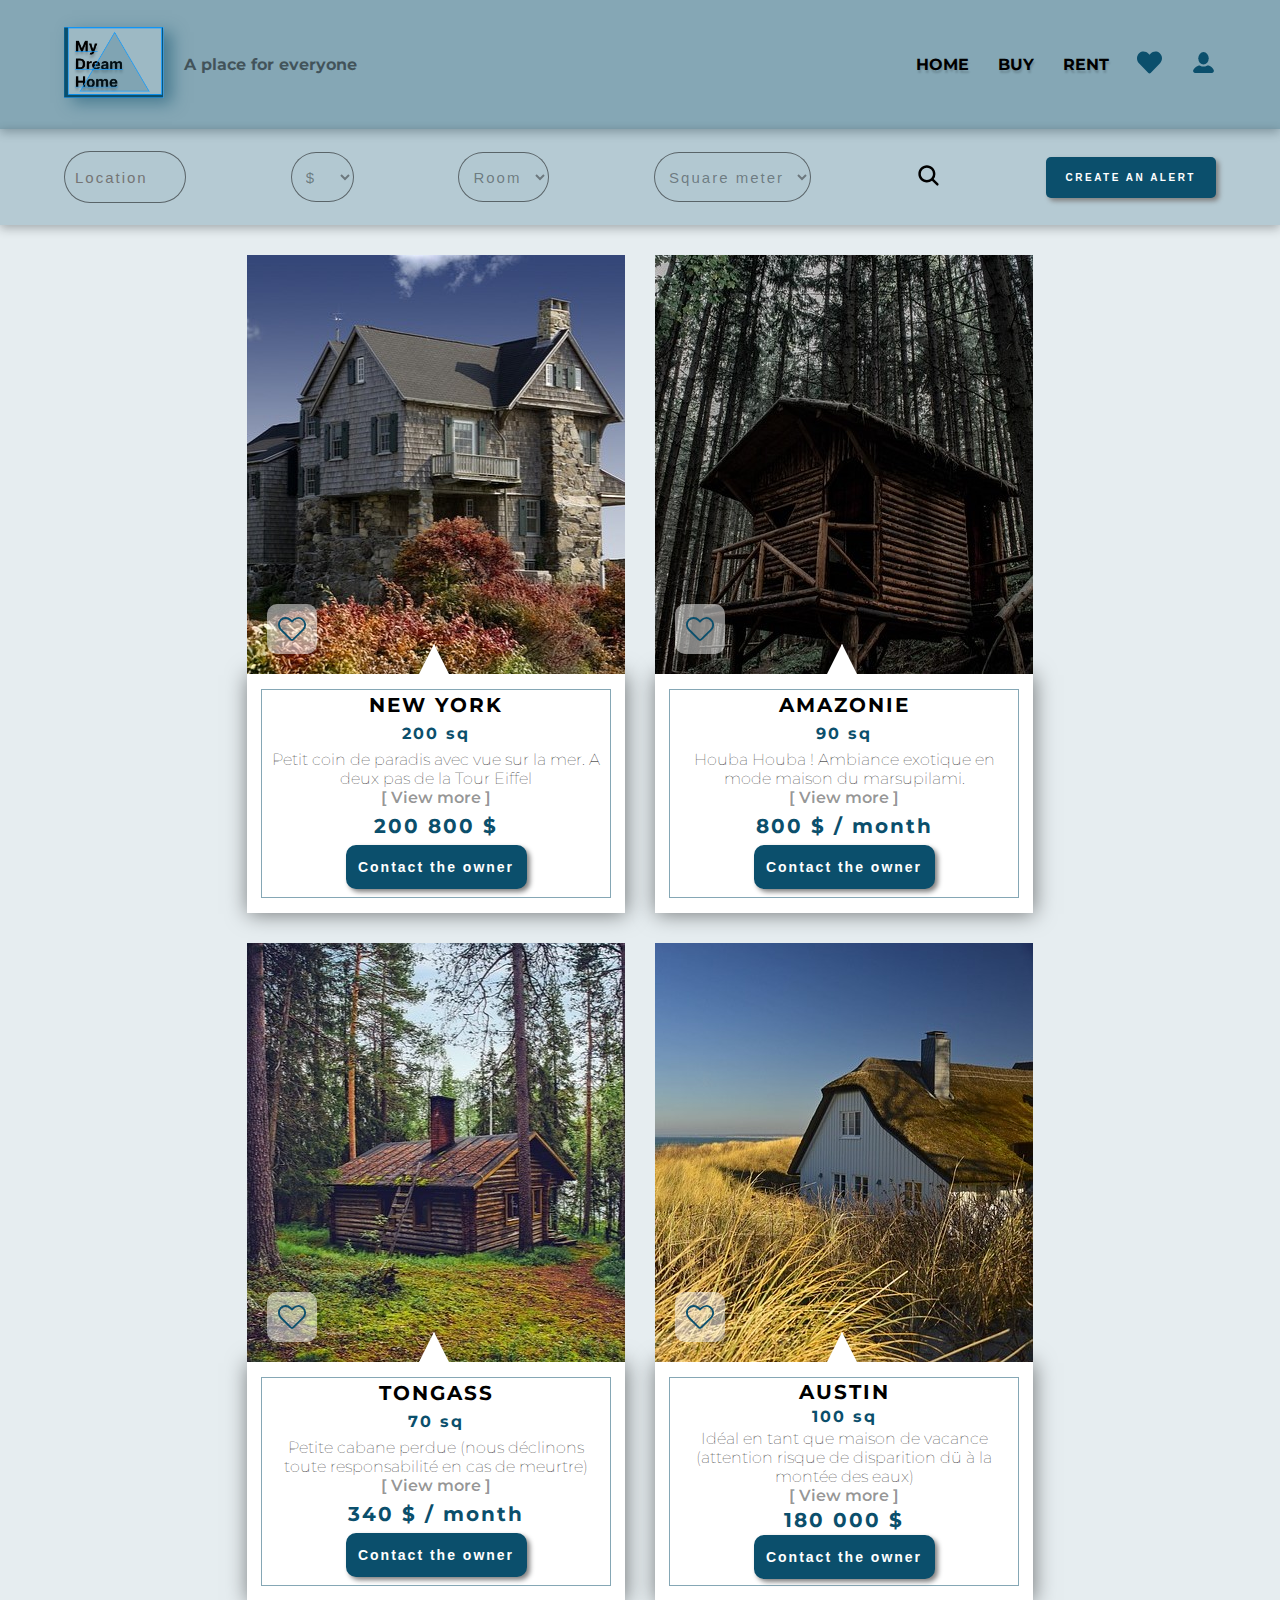
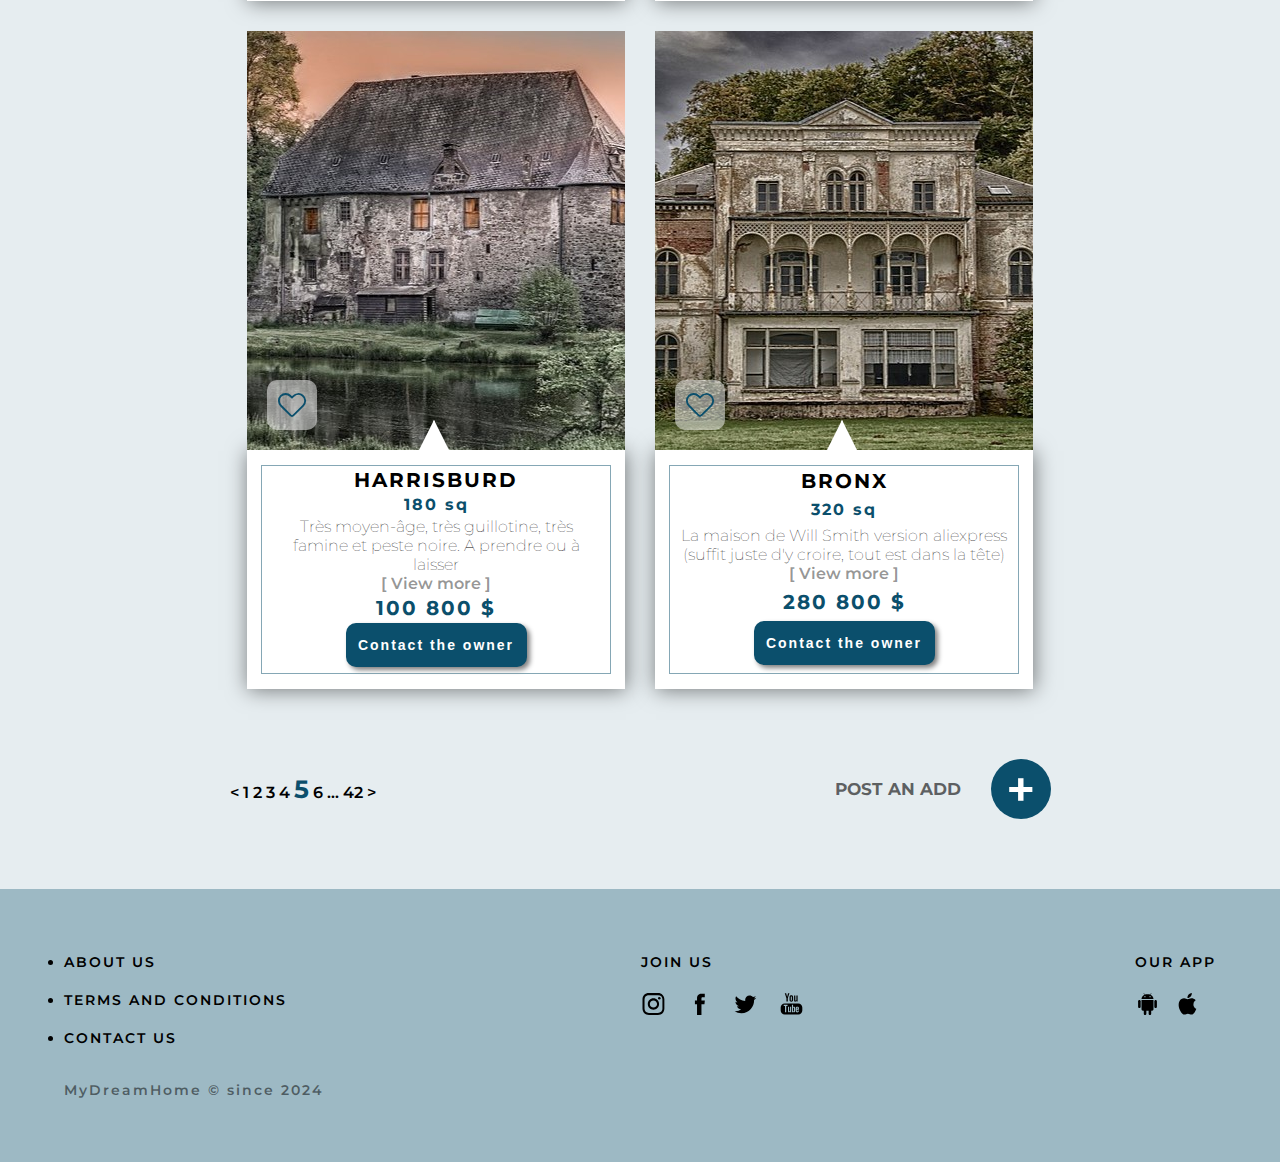
<file: index.html>
<!DOCTYPE html>
<html lang="en">

<head>
    <meta charset="UTF-8">
    <meta name="viewport" content="width=device-width, initial-scale=1.0">
    <title>MyDreaHome</title>
    <link rel="stylesheet" href="style.css">
    <link rel="stylesheet" href="style-tablet.css">
    <link rel="stylesheet" href="style-mobile.css">

    <link rel="preconnect" href="https://fonts.googleapis.com">
    <link rel="preconnect" href="https://fonts.gstatic.com" crossorigin>
    <link href="https://fonts.googleapis.com/css2?family=Montserrat:wght@400;500;600;700&display=swap" rel="stylesheet">
</head>

<body>
    <header class="header">



        <div class="navbar">
            <div class="container nav-container">
                <input class="checkbox" type="checkbox" name="" id="" />

                <div class="hamburger-lines">
                    <span class="line line1"></span>
                    <span class="line line2"></span>
                    <span class="line line3"></span>
                </div>

                <div class="logo">
                    <img src="img/logobis.png" alt="">
                </div>

                <div class="menu-items">
                    <li><a href="#">HOME</a></li>
                    
                    <li><a href="#">BUY</a></li>

                    <li><a href="#">RENT</a></li>

                    <li><a class="a" href="#">FAVORITES <img src="icons/8542029_heart_love_like_icon.svg" alt=""></a> </li>

                    <li><a class="a" href="#">MY ACCOUNT <img
                    src="icons/1564534_customer_man_user_account_profile_icon.svg" alt=""></a></li>

                </div>
            </div>
        </div>


        <div class="header-content">
            <div class="logo"><a href="index.html"><img src="img/logobis.png" alt=""></a> <span>A place for
                    everyone</span> </div>
            <div class="menu">
                <article class="black"><a href="">HOME</a></article>
                <article class="black"><a href="">BUY</a></article>
                <article class="black"><a href="">RENT</a></article>

                <article>
                    <a href="" class="none">
                        <img class="icon1" src="icons/8542029_heart_love_like_icon.svg" alt="">
                        <p>Saved</p>
                    </a>
                </article>

                <article>
                    <a href="" class="none">
                        <img class="icon2" src="icons/1564534_customer_man_user_account_profile_icon.svg" alt="">
                        <p>Account</p>
                    </a>
                </article>
            </div>

        </div>
    </header>
    <header class="header2">

        <div class="header2-content">

            <form action=""><input type="text" placeholder="Location"> </form>


            <select name="55" id="">
                <option value="">$</option>
                <option value="">1$ </option>
                <option value="">2$ </option>
                <option value="">3$ </option>
                <option value="">4$ </option>
                <option value="">5$ </option>
                <option value="">6$ </option>
            </select>

            <select name="55" id="">

                <option value="">Room</option>
                <option value="">1 </option>
                <option value="">2 </option>
                <option value="">3 </option>
                <option value="">4 </option>
                <option value="">5 </option>
                <option value="">6 </option>
            </select>

            <select name="55" id="">

                <option value="">Square meter</option>
                <option value="">50 </option>
                <option value="">80 </option>
                <option value="">100 </option>
                <option value="">140 </option>
                <option value="">180 </option>
                <option value="">200 </option>

            </select>

            <button class="make">RESEARCH <img src="icons/430115_configuration_settings_icon.svg" alt=""></button>

            <a class="search" href="https://www.jeuxclic.com/jeux.php?id=10084074" target="_blank"><img
                    src="icons/9035096_search_icon.svg" alt=""></a>

            <button class="alert">CREATE AN ALERT</button>

        </div>

    </header>

    <nav>
        <section>
            <div class="grid">
                <div class="left first">
                    <div class="triangle"></div>


                    <button class="favorite">
                        <img class="heart" src="icons/heart_icon.svg" alt="">
                    </button>

                    <!-- POPUP -->

                    <div id="popup1" class="overlay">
                        <div class="popup">
                            <h2>YO !</h2>
                            <a class="close" href="#">&times;</a>
                            <div class="content">
                               NOTHING TO SELL

                              

                            </div>
                        </div>
                    </div>
                </div>

                <!-- FIN POPUP -->

                <div class="right">
                    <div class="border">
                        <div class="city">NEW YORK</div>
                        <div class="sq">200 sq</div>
                        <p>Petit coin de paradis avec vue sur la mer. A deux pas de la Tour Eiffel<br>
                            <a href="#popup1"> [ View more ]</a>

                        </p>
                        <div class="price">200 800 $</div>
                        <button>Contact <span>the owner</span></button>
                    </div>
                </div>
            </div>

            <div class="grid">
                <div class="left second">
                    <div class="triangle"></div>
                    <button class="favorite">
                        <img class="heart" src="icons/heart_icon.svg" alt="">
                    </button>
                </div>
                <div class="right">
                    <div class="border">
                        <div class="city">AMAZONIE</div>
                        <div class="sq">90 sq</div>
                        <p>Houba Houba ! Ambiance exotique en mode maison du marsupilami. <br>
                            <a href="#popup1"> [ View more ]</a>
                        </p>
                        <div class="price">800 $ / month</div>
                        <button>Contact <span>the owner</button>
                    </div>
                </div>
            </div>

            <div class="grid">
                <div class="left third">
                    <div class="triangle"></div>
                    <button class="favorite">
                        <img class="heart" src="icons/heart_icon.svg" alt="">
                    </button>
                    <!-- <div class="img"></div>
                    </div> -->
                </div>
                <div class="right">
                    <div class="border">
                        <div class="city">TONGASS</div>
                        <div class="sq">70 sq</div>
                        <p>Petite cabane perdue (nous déclinons toute responsabilité en cas de meurtre) <br>
                            <a href="#popup1"> [ View more ]</a>
                        </p>
                        <div class="price">340 $ / month</div>
                        <button>Contact <span>the owner</button>
                    </div>
                </div>
            </div>

            <div class="grid">
                <div class="left fourth">
                    <div class="triangle"></div>
                    <button class="favorite">
                        <img class="heart" src="icons/heart_icon.svg" alt="">
                    </button>
                    <!-- <div class="img"></div>
                    </div> -->
                </div>
                <div class="right">
                    <div class="border">
                        <div class="city">AUSTIN</div>
                        <div class="sq">100 sq</div>
                        <p>Idéal en tant que maison de vacance (attention risque de disparition dü à la montée des eaux)
                            <br>
                            <a href="#popup1"> [ View more ]</a>
                        </p>
                        <div class="price">180 000 $</div>
                        <button>Contact <span>the owner</button>
                    </div>
                </div>
            </div>

            <div class="grid">
                <div class="left fifth">
                    <div class="triangle"></div>
                    <button class="favorite">
                        <img class="heart" src="icons/heart_icon.svg" alt="">
                    </button>
                    <!-- <div class="img"></div>
                    </div> -->
                </div>
                <div class="right">
                    <div class="border">
                        <div class="city">HARRISBURD</div>
                        <div class="sq">180 sq</div>
                        <p>Très moyen-âge, très guillotine, très famine et peste noire. A prendre ou à laisser<br>
                            <a href="#popup1"> [ View more ]</a>
                        </p>
                        <div class="price">100 800 $</div>
                        <button>Contact <span>the owner</button>
                    </div>
                </div>
            </div>

            <div class="grid">
                <div class="left sixth">
                    <div class="triangle"></div>


                    <button class="favorite">
                        <img class="heart" 
                        src="icons/heart_icon.svg" alt="">
                    </button>


                </div>
                <div class="right">
                    <div class="border">
                        <div class="city">BRONX</div>
                        <div class="sq">320 sq</div>
                        <p>La maison de Will Smith version aliexpress (suffit juste d'y croire, tout est dans la tête)
                            <br>
                            <a href="#popup1"> [ View more ]</a>
                        </p>
                        <div class="price">280 800 $</div>
                        <button>Contact <span>the owner</button>
                    </div>
                </div>
            </div>
        </section>

        <div class="bottom-page">

            <div class="pages">
                < 1 2 3 4 <span>5</span> 6 ... 42 >
            </div>
            <a class="post" href="">POST AN ADD
                <article>+</article></a>

        </div>
    </nav>

    <footer>
        <div class="footer-content">
            <div class="section">
                <ul>
                    <li><a href="About_Us.html" target="_blank">ABOUT US</a></li>
                    <li><a href="Terms_and_conditions.html" target="_blank">TERMS AND CONDITIONS</a></li>
                    <li><a href="Contat_us.html" target="_blank">CONTACT US</a></li>
                </ul>
                <span>MyDreamHome © since 2024</span>
            </div>
            <div>JOIN US
                <div class="rs">
                    <a href="https://www.instagram.com/"><img src="icons/1161953_instagram_icon.svg" alt=""
                            target="_blank">
                    </a>
                    <a href="https://facebook.com/?locale=fr_FR"><img src="icons/104498_facebook_icon.svg" alt=""
                            target="_blank"></a>

                    <a href="https://twitter.com/?lang=fr"><img src="icons/104501_twitter_bird_icon.svg" alt=""
                            target="_blank"></a>

                    <a href="https://www.youtube.com/"><img src="icons/104482_youtube_icon.svg" alt=""
                            target="_blank"></a>
                </div>
            </div>
            <div class="app">OUR APP
                <div class="download">

                    <a href="https://play.google.com" target="_blank"><span>Android</span><img
                            src="icons/104471_android_icon.svg" alt=""></a>

                    <a href="https://www.apple.com/fr/store" target="_blank"><span class="ios">IOS</span><img
                            src="icons/104490_apple_icon.svg" alt=""></a>

                </div>
            </div>
        </div>
    </footer>

</body>

</html>
</file>
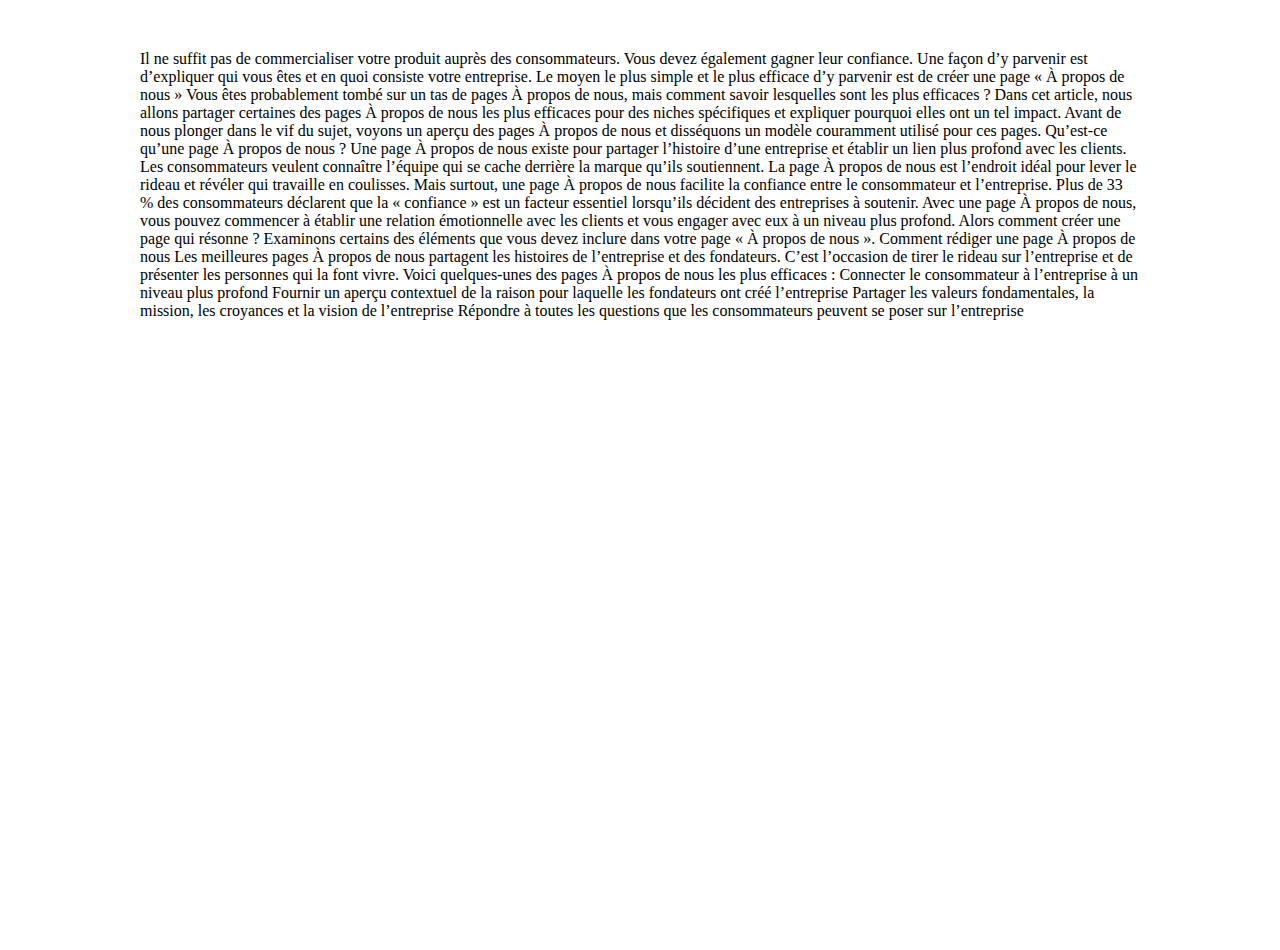
<file: About_Us.html>
<!DOCTYPE html>
<html lang="en">
<head>
    <meta charset="UTF-8">
    <meta name="viewport" content="width=device-width, initial-scale=1.0">
    <title>About Us</title>
    <link rel="stylesheet" href="style_anex.css">
</head>
<body>

    <p>
    Il ne suffit pas de commercialiser votre produit auprès des consommateurs. Vous devez également gagner leur confiance.

    Une façon d’y parvenir est d’expliquer qui vous êtes et en quoi consiste votre entreprise. Le moyen le plus simple et le plus efficace d’y parvenir est de créer une page « À propos de nous »
    
    Vous êtes probablement tombé sur un tas de pages À propos de nous, mais comment savoir lesquelles sont les plus efficaces ?
    
    Dans cet article, nous allons partager certaines des pages À propos de nous les plus efficaces pour des niches spécifiques et expliquer pourquoi elles ont un tel impact.
    
    Avant de nous plonger dans le vif du sujet, voyons un aperçu des pages À propos de nous et disséquons un modèle couramment utilisé pour ces pages.
    
    Qu’est-ce qu’une page À propos de nous ?
    Une page À propos de nous existe pour partager l’histoire d’une entreprise et établir un lien plus profond avec les clients.
    
    Les consommateurs veulent connaître l’équipe qui se cache derrière la marque qu’ils soutiennent. La page À propos de nous est l’endroit idéal pour lever le rideau et révéler qui travaille en coulisses.
    
    Mais surtout, une page À propos de nous facilite la confiance entre le consommateur et l’entreprise.
    
    Plus de 33 % des consommateurs déclarent que la « confiance » est un facteur essentiel lorsqu’ils décident des entreprises à soutenir.
    
    Avec une page À propos de nous, vous pouvez commencer à établir une relation émotionnelle avec les clients et vous engager avec eux à un niveau plus profond.
    
    Alors comment créer une page qui résonne ? Examinons certains des éléments que vous devez inclure dans votre page « À propos de nous ».
    
    Comment rédiger une page À propos de nous
    Les meilleures pages À propos de nous partagent les histoires de l’entreprise et des fondateurs. C’est l’occasion de tirer le rideau sur l’entreprise et de présenter les personnes qui la font vivre.
    
    Voici quelques-unes des pages À propos de nous les plus efficaces :
    
    Connecter le consommateur à l’entreprise à un niveau plus profond
    Fournir un aperçu contextuel de la raison pour laquelle les fondateurs ont créé l’entreprise
    Partager les valeurs fondamentales, la mission, les croyances et la vision de l’entreprise
    Répondre à toutes les questions que les consommateurs peuvent se poser sur l’entreprise</p>
</body>
</html>
</file>
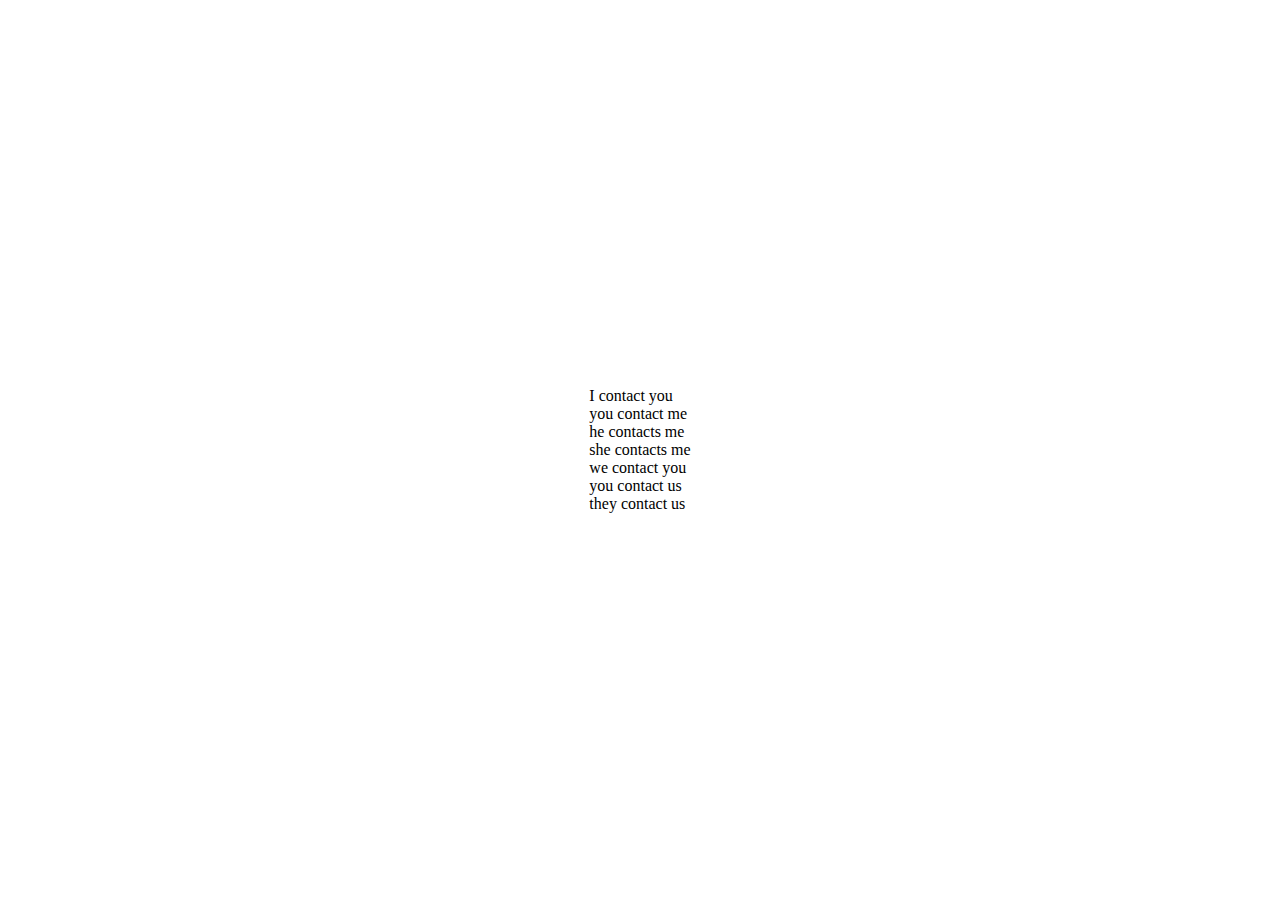
<file: Contat_us.html>
<!DOCTYPE html>
<html lang="en">
<head>
    <meta charset="UTF-8">
    <meta name="viewport" content="width=device-width, initial-scale=1.0">
    <title>Contact Us</title>
    <link rel="stylesheet" href="style_anex.css">
</head>
<body>
I contact you <br>
you contact me <br>
he contacts me <br>
she contacts me <br>
we contact you <br>
you contact us <br>
they contact us 
</body>
</html>
</file>
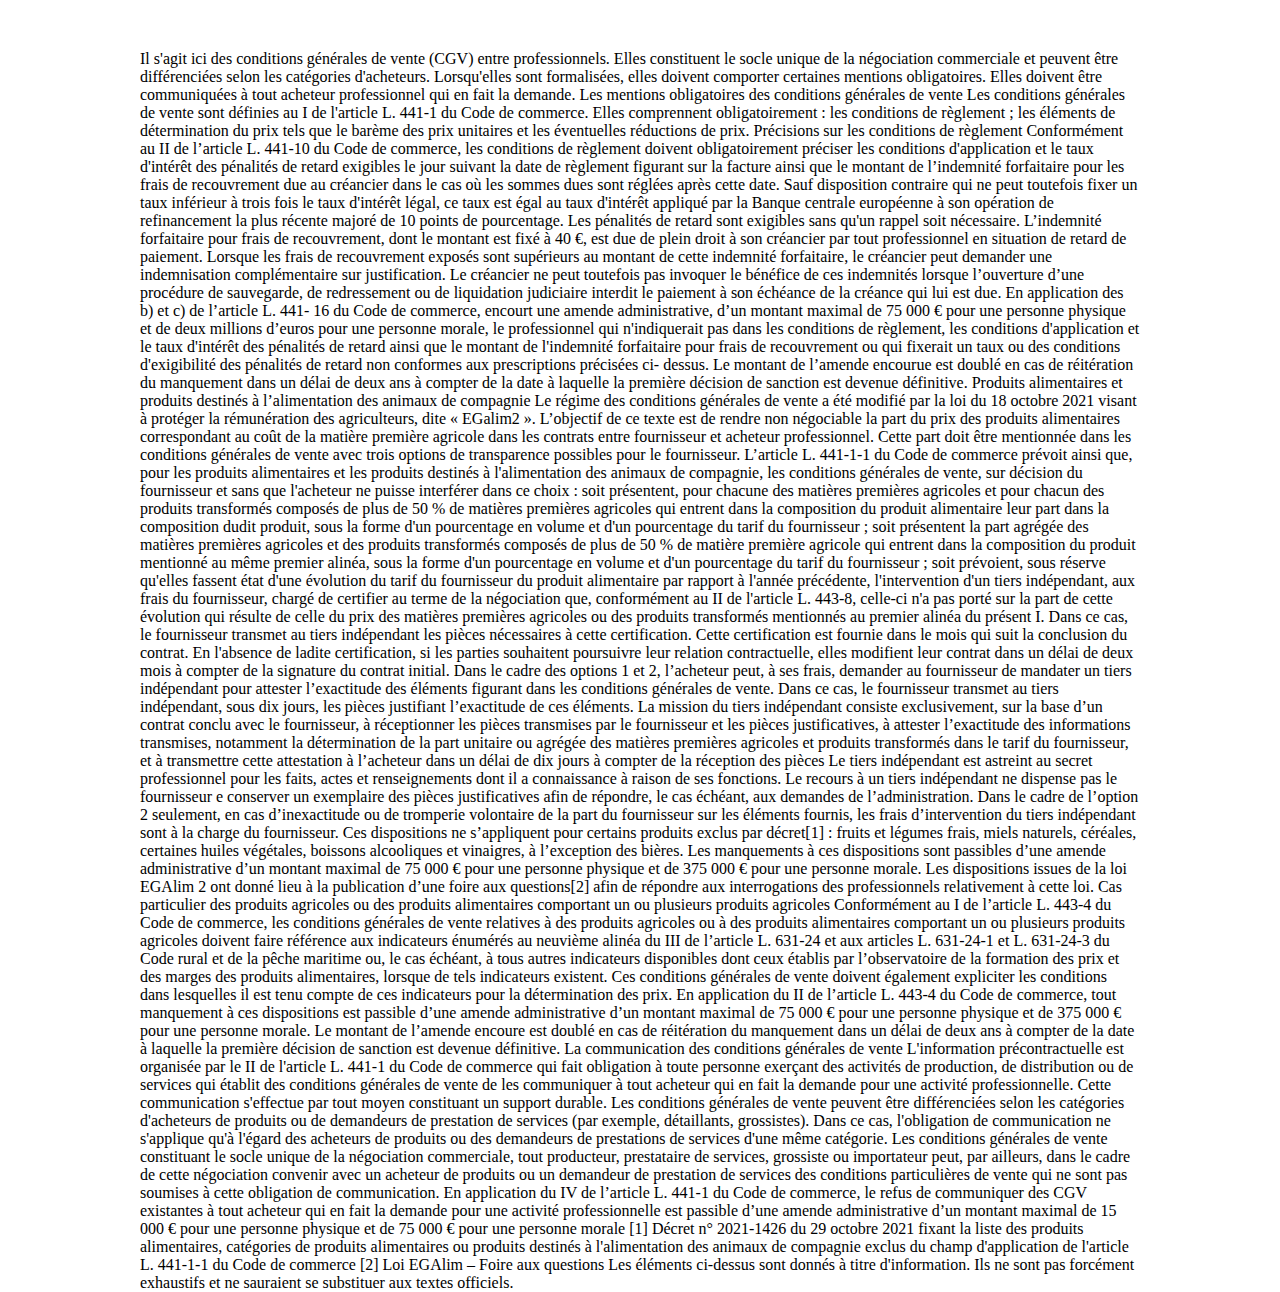
<file: Terms_and_conditions.html>
<!DOCTYPE html>
<html lang="en">
<head>
    <meta charset="UTF-8">
    <meta name="viewport" content="width=device-width, initial-scale=1.0">
    <title>Terms and Conditions</title>
    <link rel="stylesheet" href="style_anex.css">
</head>
<body>
    <p>
    Il s'agit ici des conditions générales de vente (CGV) entre professionnels. Elles constituent le socle unique de la négociation commerciale et peuvent être différenciées selon les catégories d'acheteurs. Lorsqu'elles sont formalisées, elles doivent comporter certaines mentions obligatoires. Elles doivent être communiquées à tout acheteur professionnel qui en fait la demande.

    Les mentions obligatoires des conditions générales de vente
    Les conditions générales de vente sont définies au I de l'article L. 441-1 du Code de commerce. Elles comprennent obligatoirement :
    
    les conditions de règlement ;
    les éléments de détermination du prix tels que le barème des prix unitaires et les éventuelles réductions de prix.
    Précisions sur les conditions de règlement
    
    Conformément au II de l’article L. 441-10 du Code de commerce, les conditions de règlement doivent obligatoirement préciser les conditions d'application et le taux d'intérêt des pénalités de retard exigibles le jour suivant la date de règlement figurant sur la facture ainsi que le montant de l’indemnité forfaitaire pour les frais de recouvrement due au créancier dans le cas où les sommes dues sont réglées après cette date. Sauf disposition contraire qui ne peut toutefois fixer un taux inférieur à trois fois le taux d'intérêt légal, ce taux est égal au taux d'intérêt appliqué par la Banque centrale européenne à son opération de refinancement la plus récente majoré de 10 points de pourcentage. Les pénalités de retard sont exigibles sans qu'un rappel soit nécessaire.
    
    L’indemnité forfaitaire pour frais de recouvrement, dont le montant est fixé à 40 €, est due de plein droit à son créancier par tout professionnel en situation de retard de paiement. Lorsque les frais de recouvrement exposés sont supérieurs au montant de cette indemnité forfaitaire, le créancier peut demander une indemnisation complémentaire sur justification. Le créancier ne peut toutefois pas invoquer le bénéfice de ces indemnités lorsque l’ouverture d’une procédure de sauvegarde, de redressement ou de liquidation judiciaire interdit le paiement à son échéance de la créance qui lui est due.
    
    En application des b) et c) de l’article L.  441- 16 du Code de commerce, encourt une amende administrative, d’un montant maximal de 75 000 € pour une personne physique et de deux millions d’euros pour une personne morale, le professionnel qui n'indiquerait pas dans les conditions de règlement, les conditions d'application et le taux d'intérêt des pénalités de retard ainsi que le montant de l'indemnité forfaitaire pour frais de recouvrement ou qui fixerait un taux ou des conditions d'exigibilité des pénalités de retard non conformes aux prescriptions précisées ci- dessus. Le montant de l’amende encourue est doublé en cas de réitération du manquement dans un délai de deux ans à compter de la date à laquelle la première décision de sanction est devenue définitive.
    
    Produits alimentaires et produits destinés à l’alimentation des animaux de compagnie
    
    Le régime des conditions générales de vente a été modifié par la loi du 18 octobre 2021 visant à protéger la rémunération des agriculteurs, dite « EGalim2 ». L’objectif de ce texte est de rendre non négociable la part du prix des produits alimentaires correspondant au coût de la matière première agricole dans les contrats entre fournisseur et acheteur professionnel. Cette part doit être mentionnée dans les conditions générales de vente avec trois options de transparence possibles pour le fournisseur.
    
    L’article L. 441-1-1 du Code de commerce prévoit ainsi que, pour les produits alimentaires et les produits destinés à l'alimentation des animaux de compagnie, les conditions générales de vente, sur décision du fournisseur et sans que l'acheteur ne puisse interférer dans ce choix :
    
    soit présentent, pour chacune des matières premières agricoles et pour chacun des produits transformés composés de plus de 50 % de matières premières agricoles qui entrent dans la composition du produit alimentaire leur part dans la composition dudit produit, sous la forme d'un pourcentage en volume et d'un pourcentage du tarif du fournisseur ;
    soit présentent la part agrégée des matières premières agricoles et des produits transformés composés de plus de 50 % de matière première agricole qui entrent dans la composition du produit mentionné au même premier alinéa, sous la forme d'un pourcentage en volume et d'un pourcentage du tarif du fournisseur ;
    soit prévoient, sous réserve qu'elles fassent état d'une évolution du tarif du fournisseur du produit alimentaire par rapport à l'année précédente, l'intervention d'un tiers indépendant, aux frais du fournisseur, chargé de certifier au terme de la négociation que, conformément au II de l'article L.  443-8, celle-ci n'a pas porté sur la part de cette évolution qui résulte de celle du prix des matières premières agricoles ou des produits transformés mentionnés au premier alinéa du présent I. Dans ce cas, le fournisseur transmet au tiers indépendant les pièces nécessaires à cette certification. Cette certification est fournie dans le mois qui suit la conclusion du contrat. En l'absence de ladite certification, si les parties souhaitent poursuivre leur relation contractuelle, elles modifient leur contrat dans un délai de deux mois à compter de la signature du contrat initial.
    Dans le cadre des options 1 et 2, l’acheteur peut, à ses frais, demander au fournisseur de mandater un tiers indépendant pour attester l’exactitude des éléments figurant dans les conditions générales de vente. Dans ce cas, le fournisseur transmet au tiers indépendant, sous dix jours, les pièces justifiant l’exactitude de ces éléments.
    
    La mission du tiers indépendant consiste exclusivement, sur la base d’un contrat conclu avec le fournisseur, à réceptionner les pièces transmises par le fournisseur et les pièces justificatives, à attester l’exactitude des informations transmises, notamment la détermination de la part unitaire ou agrégée des matières premières agricoles et produits transformés dans le tarif du fournisseur, et à transmettre cette attestation à l’acheteur dans un délai de dix jours à compter de la réception des pièces
    
    Le tiers indépendant est astreint au secret professionnel pour les faits, actes et renseignements dont il a connaissance à raison de ses fonctions. Le recours à un tiers indépendant ne dispense pas le fournisseur e conserver un exemplaire des pièces justificatives afin de répondre, le cas échéant, aux demandes de l’administration.
    
    Dans le cadre de l’option 2 seulement, en cas d’inexactitude ou de tromperie volontaire de la part du fournisseur sur les éléments fournis, les frais d’intervention du tiers indépendant sont à la charge du fournisseur.
    
    Ces dispositions ne s’appliquent pour certains produits exclus par décret[1] : fruits et légumes frais, miels naturels, céréales, certaines huiles végétales, boissons alcooliques et vinaigres, à l’exception des bières.
    
    Les manquements à ces dispositions sont passibles d’une amende administrative d’un montant maximal de 75 000 € pour une personne physique et de 375 000 € pour une personne morale.
    
    Les dispositions issues de la loi EGAlim 2 ont donné lieu à la publication d’une foire aux questions[2] afin de répondre aux interrogations des professionnels relativement à cette loi.
    
    Cas particulier des produits agricoles ou des produits alimentaires comportant un ou plusieurs produits agricoles
    
    Conformément au I de l’article L. 443-4 du Code de commerce, les conditions générales de vente relatives à des produits agricoles ou à des produits alimentaires comportant un ou plusieurs produits agricoles doivent faire référence aux indicateurs énumérés au neuvième alinéa du III de l’article L. 631-24 et aux articles L.  631-24-1 et L. 631-24-3 du Code rural et de la pêche maritime ou, le cas échéant, à tous autres indicateurs disponibles dont ceux établis par l’observatoire de la formation des prix et des marges des produits alimentaires, lorsque de tels indicateurs existent.
    
    Ces conditions générales de vente doivent également expliciter les conditions dans lesquelles il est tenu compte de ces indicateurs pour la détermination des prix.
    
    En application du II de l’article L. 443-4 du Code de commerce, tout manquement à ces dispositions est passible d’une amende administrative d’un montant maximal de 75 000 € pour une personne physique et de 375 000 € pour une personne morale.
    
    Le montant de l’amende encoure est doublé en cas de réitération du manquement dans un délai de deux ans à compter de la date à laquelle la première décision de sanction est devenue définitive.
    
    La communication des conditions générales de vente
    L'information précontractuelle est organisée par le II de l'article L. 441-1 du Code de commerce qui fait obligation à toute personne exerçant des activités de production, de distribution ou de services qui établit des conditions générales de vente de les communiquer à tout acheteur qui en fait la demande pour une activité professionnelle. Cette communication s'effectue par tout moyen constituant un support durable.
    
    Les conditions générales de vente peuvent être différenciées selon les catégories d'acheteurs de produits ou de demandeurs de prestation de services (par exemple, détaillants, grossistes). Dans ce cas, l'obligation de communication ne s'applique qu'à l'égard des acheteurs de produits ou des demandeurs de prestations de services d'une même catégorie. Les conditions générales de vente constituant le socle unique de la négociation commerciale, tout producteur, prestataire de services, grossiste ou importateur peut, par ailleurs, dans le cadre de cette négociation convenir avec un acheteur de produits ou un demandeur de prestation de services des conditions particulières de vente qui ne sont pas soumises à cette obligation de communication.
    
    En application du IV de l’article L. 441-1 du Code de commerce, le refus de communiquer des CGV existantes à tout acheteur qui en fait la demande pour une activité professionnelle est passible d’une amende administrative d’un montant maximal de 15 000 € pour une personne physique et de 75 000 € pour une personne morale
    
    [1] Décret n° 2021-1426 du 29 octobre 2021 fixant la liste des produits alimentaires, catégories de produits alimentaires ou produits destinés à l'alimentation des animaux de compagnie exclus du champ d'application de l'article L. 441-1-1 du Code de commerce
    
    [2] Loi EGAlim – Foire aux questions
    
    Les éléments ci-dessus sont donnés à titre d'information. Ils ne sont pas forcément exhaustifs et ne sauraient se substituer aux textes officiels.
</p>
</body>
</html>
</file>
<file: style.css>
body
{
    width: 100%;
    height: 100%;
    display: flex;
    justify-content: center;
    flex-direction: column;
    align-items: center;
    font-family: 'Montserrat', sans-serif;
    margin: 0;
}

a
{
    text-decoration: none;
}

@media screen and (min-width: 1300px) {

/* HEADER1 */

.navbar
{
    display: none;
}

.header
{
    width: 1440px;
    height: 129px;
    background-color: rgba(11, 79, 108, 0.5);
    display: flex;
    align-items: center;
    justify-content: center;
    box-shadow: 0 3px 10px rgba(0, 0, 0, 0.3);
}

.header-content
{
    width: 1400px;
    height: 90px;
    display: flex;
    justify-content: space-between;
    font-weight: 700;
    color: rgba(0, 0, 0, 0.5);
    
}

.black a
{
    color: black;
    text-shadow: 1px 3px 2px rgba(0, 0, 0, 0.15);
    
}

.black a:hover
{
    color: rgba(11, 79, 108, 0.4);
}

.logo
{
    display: flex;
    align-items: center;
}

.logo img
{
    width: 125px;
    height: 90px;
    margin-right: 20px;
    box-shadow: 8px 5px 15px rgba(11, 79, 108, 0.5);
}

.menu
{
    display: flex;
    align-items: center;
    justify-content: space-around;
    width: 700px;
}

article a
{
    color: rgba(0, 0, 0, 0.5);
    display: flex;
}

article a:hover 
{
    color: rgb(0, 0, 0);
}

.icon1, .icon2
{
    width: 30px;
    margin-right: 15px;
}

/* HEADER2 */

.header2
{
    width: 1440px;
    height: 96px;
    background-color: rgb(11, 79, 108, 0.3);
    box-shadow: 0 3px 10px rgba(0, 0, 0, 0.3);
    display: flex;
    align-items: center;
    justify-content: center;
}

.header2-content
{
    width: 1350px;
    height: 60px;
    display: flex;
    align-items: center;
    justify-content: space-between;
}

.make
{
    display: none;
}

.search img
{
    width: 25px;
}

.search:hover
{
    background-image: url(icons/9035096_search_icon\ -\ Copie.svg);
    width: 25px;
    height: 25px;
}


.header2-content button
{
    background-color: rgb(11, 79, 108);
    color: white;
    letter-spacing: 2.5px;
    font-weight: 600;
    padding: 20px 30px;
    border: none;
    border-radius: 5px;
    box-shadow: 3px 3px 5px grey;
}

.header2-content button:hover 
{
    background-color: rgba(11, 79, 108, 0.2);
    color: rgb(11, 79, 108);
}

select, input
{
    height: 50px;
    border-radius: 50px;
    padding: 0 20px;
    background-color:rgb(11, 79, 108, 0.01);
    color: rgba(0, 0, 0, 0.4);
    font-weight: 500;
    font-size: 20px;
    border: solid 1px rgba(0, 0, 0, 0.5);
    letter-spacing: 2px;
}


/* MAIN */

nav 
{
    width: 1440px;
    height: 1600px;
    background-color:rgb(11, 79, 108, 0.1);
    display: flex;
    flex-direction: column;
    align-items: center;
}

nav img 
{
    width: 30px;
    height: 30px;
}

section
{
    margin-top: 68px;
    height: 1393px;
    display: grid;
    grid-template-columns: repeat(2, 1fr);
    grid-template-rows: repeat(3, 1fr);
    grid-gap: 68px;
}

.grid
{
    display: flex;
}

.left
{
    /* background-image: url(img/house-4028391_640.jpg); */
    height: 419px;
    width: 378px;
    display: flex;
    align-items: flex-end;
    position: relative;
}

.first
{
    background-image: url(img/house-540796_640.jpg);
}

.second
{
    background-image: url(img/forest-5887115_640.jpg);
}

.third
{
    background-image: url(img/log-cabin-1886620_640.jpg);
}

.fourth
{
    background-image: url(img/house-4028391_640.jpg);
}

.fifth
{
    background-image: url(img/architecture-3309203_640.jpg);
}

.sixth
{
    background-image: url(img/lost-places-2759275_640.jpg);
}

.triangle
{
    position: absolute;
    top:50%;
    right: -1%;
    clip-path: polygon(100% 0, 0 50%, 100% 100%);
    background-color: white;
    height: 30px;
    width: 30px;
    border: solid white 2px;
}

.favorite
{
    width: 50px;
    height: 50px;
    border-radius: 10px;
    background-color: rgba(255, 255, 255, 0.5);
    display: flex;
    align-items: center;
    justify-content: center;
    margin: 20px;
    border: none;
}

.favorite :hover
{
    background-image: url(icons/8542029_heart_love_like_icon.svg);
    /* background-size: cover; */
    width: 28px;
    height: 28px;
}


.right
{
    background-color: white;
    width: 239px;
    display: flex;
    align-items: center;
    justify-content: center;
    box-shadow: 1px 1px 20px rgba(0, 0, 0, 0.5);
}

.border
{
    height: 391px;
    width: 207px;
    border: solid 0.5px rgba(11, 79, 108, 0.5);
    text-align: center;
    display: flex;
    flex-direction: column;
    align-items: center;
    justify-content: space-around;
    font-weight: 500;
}

.border a
{
    color: rgba(11, 79, 108, 0.5);
    font-weight: 600;
}

.border a:hover
{
    color: rgb(11, 79, 108);
}


.overlay {
    position: fixed;
    top: 0;
    bottom: 0;
    left: 0;
    right: 0;
    background: rgba(0, 0, 0, 0.7);
    transition: opacity 500ms;
    visibility: hidden;
    opacity: 0;
  }
  .overlay:target {
    visibility: visible;
    opacity: 1;
    z-index: 9999;
  }
  
  .popup {
    margin: 70px auto;
    padding: 20px;
    background: #fff;
    border-radius: 5px;
    width: 30%;
    position: relative;
    transition: all 2s ease-in-out;
  }
  
  .popup h2 {
    margin-top: 0;
    color: rgb(11, 79, 108);
    font-family: Tahoma, Arial, sans-serif;
  }
  .popup .close {
    position: absolute;
    top: 20px;
    right: 30px;
    transition: all 200ms;
    font-size: 30px;
    font-weight: bold;
    text-decoration: none;
    color: #333;
  }
  .popup .close:hover {
    color: rgba(11, 79, 108, 0.575);
  }
  .popup .content {
    max-height: 30%;
    overflow: auto;
  }
  
  /* @media screen and (max-width: 700px){
    .box{
      width: 70%;
    }
    .popup{
      width: 70%;
    }
  } */


.border button
{
    width: 181px;
    height: 44px;
    background-color: rgb(11, 79, 108);
    color: white;
    letter-spacing: 2px;
    border: none;
    border-radius: 10px;
    box-shadow: 3px 3px 5px grey;
    font-size: 14px;
    font-weight: 600;
}

.right button:hover
{
    background-color: rgba(11, 79, 108, 0.2);
    color: rgb(0, 0, 0);
}


.border p
{
    padding: 0 10px;
    font-weight: 100;
    width: 160px;
}

.city, .sq, .price
{
    font-weight: 700;
    letter-spacing: 2px;
}

.city, .price
{
    font-size: 20px;
}

.sq, .price
{
    color: rgb(11, 79, 108);
}

.bottom-page
{
    width: 1300px;
    height: 200px;
    display: flex;
    align-items: center;
    justify-content: flex-end;
}
.pages
{
    padding: 10px 340px 20px 0px;
    color: black;
    font-weight: 600;
}

.pages span
{
    font-size: 30px;
    font-weight: 700;
    color: rgb(11, 79, 108);
}

.post
{
    display: flex;
    align-items: center;
    font-weight: 700;
    font-size: 20px;
    color: rgba(0, 0, 0, 0.6);
}

.post article
{
    margin-left: 30px;
    height: 60px;
    width: 60px;
    border-radius: 50px;
    background-color: rgb(11, 79, 108);
    display: flex;
    align-items: center;
    justify-content: center;
    color: white;
    font-size: 50px;
    font-weight: 600;
}

.post article:hover
{
    color: rgb(11, 79, 108);
    background-color: rgba(11, 79, 108, 0.258);
}

/* FOOTER */

footer 
{
    width: 1440px;
    height: 273px;
    background-color:rgb(11, 79, 108, 0.4);
    display: flex;
    justify-content: center;
    align-items: center;
}

.footer-content
{
    width: 1250px;
    display: flex;
    justify-content: space-between;
    font-weight: 600;
    letter-spacing: 2px;
}

.footer-content img
{
    height: 35px;
}

footer a 
{
   color: black; 
}

footer a:hover
{
    color: rgba(0, 0, 0, 0.396);
    
}

ul 
{
    margin-block-start: 0;
    padding-inline-start: 0;
}

.section li
{
    padding-bottom: 20px;
}


.section span
{
    color: rgba(0, 0, 0, 0.5);
}

.rs 
{
    margin-top: 30px;
}

.rs img
{
    margin-right: 10px;
}

.app 
{
    height: 120px;
    display: flex;
    flex-direction: column;
    align-items: flex-end;
    justify-content: space-between;
}

.app img
{
    margin-left: 20px;
}

.app a
{
    display: flex;
    justify-content: space-between;
    align-items: center;
    
}

}
</file>
<file: style-tablet.css>
@media screen and (768px <= width <= 1300px) {
 
    /* HEADER1 */

    .navbar
{
    display: none;
}

    
    .header
    {
        width: 100%;
        height: 129px;
        background-color: rgba(11, 79, 108, 0.5);
        display: flex;
        align-items: center;
        justify-content: center;
        box-shadow: 0 3px 10px rgba(0, 0, 0, 0.3);
    }
    
    .header-content
    {
        width: 90%;
        height: 90px;
        display: flex;
        justify-content: space-between;
        font-weight: 700;
        color: rgba(0, 0, 0, 0.5);
        
    }
    
    .black a
    {
        color: black;
        text-shadow: 1px 3px 2px rgba(0, 0, 0, 0.15);
        
    }
    
    .black a:hover
    {
        color: rgba(11, 79, 108, 0.4);
    }
    
    .logo
    {
        display: flex;
        align-items: center;
    }
    
    .logo img
    {
        width: 100px;
        margin-right: 20px;
        box-shadow: 8px 5px 15px rgba(11, 79, 108, 0.5);
    }
    
    .menu
    {
        display: flex;
        align-items: center;
        justify-content: space-between;
        width: 300px;
        
    }
    
    article
    {
        display: flex;
        align-items: center;
    }

    .none p
    {
        display: none;
    }
    
    article a:hover
    {
        color: rgb(0, 0, 0);
    }
    
    .icon1, .icon2
    {
        width: 25px;
    }
    
    /* HEADER2 */
    
    .header2
    {
        width: 100%;
        height: 96px;
        background-color: rgb(11, 79, 108, 0.3);
        box-shadow: 0 3px 10px rgba(0, 0, 0, 0.3);
        display: flex;
        align-items: center;
        justify-content: center;
    }
    
    .header2-content
    {
        width: 90%;
        height: 60px;
        display: flex;
        align-items: center;
        justify-content: space-between;
    }

    .make
    {
        display: none;
    }
    
    .search img
    {
        width: 25px;
        height: 25px;
        background-size: cover;
    }
    
    .search:hover
    {
        background-image: url(icons/9035096_search_icon\ -\ Copie.svg);
        width: 25px;
        height: 25px;
    }
    
    
    .header2-content button
    {
        background-color: rgb(11, 79, 108);
        color: white;
        letter-spacing: 2.5px;
        font-size: 10px;
        font-weight: 600;
        padding: 15px 20px;
        border: none;
        border-radius: 5px;
        box-shadow: 3px 3px 5px grey;
    }
    
    .header2-content button:hover
    {
        background-color: rgba(11, 79, 108, 0.2);
        color: rgb(11, 79, 108);
    }

   
    
    
    select, input
    {
        height: 50px;
        border-radius: 50px;
        padding: 0 10px;
        background-color:rgb(11, 79, 108, 0.01);
        color: rgba(0, 0, 0, 0.4);
        font-weight: 500;
        font-size: 15px;
        border: solid 1px rgba(0, 0, 0, 0.5);
        letter-spacing: 2px;
    }

    input
    {
        width: 100px;
    }
    
    
    /* MAIN */
    
    nav 
    {
        width: 100%;
        height: auto;
        background-color:rgb(11, 79, 108, 0.1);
        display: flex;
        flex-direction: column;
        align-items: center;
    }
    
    nav img 
    {
        width: 30px;
        height: 30px;
    }
    
    section
    {
        margin-top: 30px;
        display: grid;
        grid-template-columns: repeat(2, 1fr);
        grid-template-rows: auto;
        grid-gap: 30px;
    }
    
    .grid
    {
        display: flex;
        flex-direction: column;
    }
    
    .left
    {
        /* background-image: url(img/house-4028391_640.jpg); */
        height: 419px;
        width: 378px;
        display: flex;
        align-items: flex-end;
        position: relative;
    }
    
    .first
    {
        background-image: url(img/house-540796_640.jpg);
    }
    
    .second
    {
        background-image: url(img/forest-5887115_640.jpg);
    }
    
    .third
    {
        background-image: url(img/log-cabin-1886620_640.jpg);
    }
    
    .fourth
    {
        background-image: url(img/house-4028391_640.jpg);
    }
    
    .fifth
    {
        background-image: url(img/architecture-3309203_640.jpg);
    }
    
    .sixth
    {
        background-image: url(img/lost-places-2759275_640.jpg);
    }
    
    .triangle
    {
        position: absolute;
        rotate: 90deg;
        top:calc(100% - 30px);
        left: 45%;
        clip-path: polygon(100% 0, 0 50%, 100% 100%);
        background-color: white;
        height: 30px;
        width: 30px;
        border: solid white 2px;
    }
    
    .favorite
{
    width: 50px;
    height: 50px;
    border-radius: 10px;
    background-color: rgba(255, 255, 255, 0.5);
    display: flex;
    align-items: center;
    justify-content: center;
    margin: 20px;
    border: none;
}

.favorite :hover
{
    background-image: url(icons/8542029_heart_love_like_icon.svg);
    /* background-size: cover; */
    width: 28px;
    height: 28px;
}


.overlay {
    position: fixed;
    top: 0;
    bottom: 0;
    left: 0;
    right: 0;
    background: rgba(0, 0, 0, 0.7);
    transition: opacity 500ms;
    visibility: hidden;
    opacity: 0;
  }
  .overlay:target {
    visibility: visible;
    opacity: 1;
    z-index: 9999;
  }
  
  .popup {
    margin: 70px auto;
    padding: 20px;
    background: #fff;
    border-radius: 5px;
    width: 30%;
    position: relative;
    transition: all 2s ease-in-out;
  }
  
  .popup h2 {
    margin-top: 0;
    color: rgb(11, 79, 108);
    font-family: Tahoma, Arial, sans-serif;
  }
  .popup .close {
    position: absolute;
    top: 20px;
    right: 30px;
    transition: all 200ms;
    font-size: 30px;
    font-weight: bold;
    text-decoration: none;
    color: #333;
  }
  .popup .close:hover {
    color: rgba(11, 79, 108, 0.575);
  }
  .popup .content {
    max-height: 30%;
    overflow: auto;
  }

/* .img
{
    background-image: url(icons/heart_icon.svg);
    width: 30px;
    height: 30px;
} */

    
    .right
    {
        background-color: white;
        /* width: 239px; */
        height: 239px;
        display: flex;
        align-items: center;
        justify-content: center;
        box-shadow: 1px 1px 20px rgba(0, 0, 0, 0.5);
    }
    
    .border
    {
        width: 348px;
        height: 207px;
        border: solid 0.5px rgba(11, 79, 108, 0.5);
        text-align: center;
        display: flex;
        flex-direction: column;
        align-items: center;
        justify-content: space-around;
        font-weight: 500;
    }
    
    .border a
    {
        color: rgba(0, 0, 0, 0.427);
        font-weight: 600;
        
    }
    
    .border a:hover
    {
        color: rgb(11, 79, 108);
    }
    
    
    .border button
    {
        width: 181px;
        height: 44px;
        background-color: rgb(11, 79, 108);
        color: white;
        letter-spacing: 2px;
        border: none;
        border-radius: 10px;
        box-shadow: 3px 3px 5px grey;
        font-size: 14px;
        font-weight: 600;
        margin-bottom: 5px;
    }
    
    .border button:hover
    {
        background-color: rgba(11, 79, 108, 0.2);
        color: rgb(0, 0, 0);
    }
    
    
    .border p
    {
        padding: 0 10px;
        font-weight: 100;
        margin-block-start: 0;
        margin-block-end: 0;
    }
    
    .city, .sq, .price
    {
        font-weight: 700;
        letter-spacing: 2px;
    }
    
    .city, .price
    {
        font-size: 20px;
    }
    
    .sq, .price
    {
        color: rgb(11, 79, 108);
    }
    
    .bottom-page
    {
        width: 100%;
        height: 200px;
        display: flex;
        align-items: center;
        justify-content: space-around;
    }
    .pages
    {
        /* padding: 10px 170px 20px 0px; */
        color: black;
        font-weight: 600;
    }
    
    .pages span
    {
        font-size: 25px;
        font-weight: 700;
        color: rgb(11, 79, 108);
    }
    
    .post
    {
        display: flex;
        align-items: center;
        font-weight: 700;
        font-size: 17px;
        color: rgba(0, 0, 0, 0.6);
    }
    
    .post article
    {
        margin-left: 30px;
        height: 60px;
        width: 60px;
        border-radius: 50px;
        background-color: rgb(11, 79, 108);
        display: flex;
        align-items: center;
        justify-content: center;
        color: white;
        font-size: 50px;
        font-weight: 600;
    }
    
    .post article:hover
    {
        color: rgb(11, 79, 108);
        background-color: rgba(11, 79, 108, 0.258);
    }

    

    
    /* FOOTER */
    
    footer 
    {
        width: 100%;
        height: 273px;
        background-color:rgb(11, 79, 108, 0.4);
        display: flex;
        justify-content: center;
        align-items: center;
    }
    
    .footer-content
    {
        width: 90%;
        display: flex;
        justify-content: space-between;
        font-weight: 600;
        font-size: 14px;
        letter-spacing: 2px;
    }

    footer a 
{
   color: black; 
}

footer a:hover
{
    color: rgba(0, 0, 0, 0.396);
    
}
    
    .footer-content img
    {
        height: 25px;
        margin: 20px 15px 0 0 ;
    }
    
    .section li
    {
        padding-bottom: 20px;
    }

    ul 
    {
        margin-block-start: 0;
        padding-inline-start: 0;
    }
    
    .section span
    {
        color: rgba(0, 0, 0, 0.5);
    }
    
    
    .app 
    {
        display: flex;
        flex-direction: column;
    }

    .app span
    {
        display: none;
    }
    
    .download
    {
        display: flex;
        /* margin: 20px 10px 50px 0px; */
    }

}
</file>
<file: style-mobile.css>
@media screen and (max-width: 768px) {

    /* HEADER1 */

    .header {
        width: 100%;
        height: 90px;
        background-color: rgba(11, 79, 108, 0.5);
        display: flex;
        align-items: center;
        justify-content: center;
        box-shadow: 0 3px 10px rgba(0, 0, 0, 0.3);
    }

    .header-content {
        width: 90%;
        height: 90px;
        display: flex;
        justify-content: space-between;
        font-weight: 700;
        color: rgba(0, 0, 0, 0.5);
        font-size: 14px;
        display: none;
    }

    /* MENU BURGER */

    .container {
        /* max-width: 1050px; */
        width: 100%;
    }

    .navbar {
        width: 100%;
        height: 90px;
        box-shadow: 0 1px 4px rgb(146 161 176 / 15%);
        z-index: 9999;
    }

    .hamburger-lines, .logo
    {
        padding-top: 10px;
    }

    .nav-container {
        display: flex;
        justify-content: space-between;
        align-items: center;
        height: 62px;
    }

    .navbar .menu-items {
        display: flex;
    }

    .navbar .nav-container li {
        list-style: none;
    }

    .navbar .nav-container a {
        text-decoration: none;
        color: rgb(255, 255, 255);
        font-weight: 700;
        font-size: 1.2rem;
        padding: 0.7rem;
    }

    /* .navbar .nav-container a:hover {
        font-weight: bolder;
    } */

    .nav-container {
        display: block;
        position: relative;
        height: 100%;
    }

    .nav-container .checkbox {
        position: absolute;
        display: block;
        height: 32px;
        width: 32px;
        top: 20px;
        left: 20px;
        z-index: 5;
        opacity: 0;
        cursor: pointer;
    }

    .nav-container .hamburger-lines {
        display: block;
        height: 26px;
        width: 32px;
        position: absolute;
        top: 17px;
        left: 20px;
        z-index: 2;
        display: flex;
        flex-direction: column;
        justify-content: space-between;
    }

    .nav-container .hamburger-lines .line {
        display: block;
        height: 4px;
        width: 100%;
        border-radius: 10px;
        background: rgb(8, 66, 90);
    }

    .nav-container .hamburger-lines .line1 {
        transform-origin: 0% 0%;
        transition: transform 0.4s ease-in-out;
    }

    .nav-container .hamburger-lines .line2 {
        transition: transform 0.2s ease-in-out;
    }

    .nav-container .hamburger-lines .line3 {
        transform-origin: 0% 100%;
        transition: transform 0.4s ease-in-out;
    }

    .navbar .menu-items {
        background-color: rgba(11, 79, 108, 0.466);
        padding-top: 120px;
        height: 100vh;
        width: 100%;
        transform: translate(-150%);
        display: flex;
        flex-direction: column;
        margin-left: -40px;
        padding-left: 50px;
        transition: transform 0.5s ease;
        text-align: center;
    }

    .navbar .menu-items img {
        width: 25px;
        margin-left: 10px;
    }

    .a {
        display: flex;
        justify-content: center;
    }

    .navbar .menu-items li {
        margin-bottom: 50px;
        font-size: 30px;
        font-weight: 500;
    }

    .logo {
        position: absolute;
        top: 5px;
        right: 5px;
    }

    .nav-container input[type="checkbox"]:checked~.menu-items 
    {
        transform: translateX(0);
    }

    .nav-container input[type="checkbox"]:checked~.hamburger-lines .line1 
    {
        transform: rotate(45deg);
    }

    .nav-container input[type="checkbox"]:checked~.hamburger-lines .line2 
    {
        transform: scaleY(0);
    }

    .nav-container input[type="checkbox"]:checked~.hamburger-lines .line3 
    {
        transform: rotate(-45deg);
    }

    /* FIN MENU BURGER */

    .black a 
    {
        color: black;
        text-shadow: 1px 3px 2px rgba(0, 0, 0, 0.15);

    }

    .black a:hover 
    {
        color: rgba(11, 79, 108, 0.4);
    }

    .logo 
    {
        display: flex;
        flex-direction: column;
        align-items: center;
        justify-content: center;
        width: 150px;
    }

    .logo img 
    {
        width: 80px;
        margin-right: 20px;
        box-shadow: 8px 5px 15px rgba(11, 79, 108, 0.5);
    }

    .logo span 
    {
        font-size: 10px;
        margin-top: 5px;
    }

    .menu 
    {
        display: flex;
        align-items: center;
        justify-content: space-between;
        width: 300px;

    }

    article 
    {
        display: flex;
        align-items: center;
    }

    .none p 
    {
        display: none;
    }

    article a:hover 
    {
        color: rgb(0, 0, 0);
    }

    .icon1,
    .icon2 {
        width: 25px;
    }

    /* HEADER2 */

    .header2 {
        width: 100%;
        height: 76px;
        background-color: rgba(11, 79, 108, 0.3);
        box-shadow: 0 3px 10px rgba(0, 0, 0, 0.3);
        display: flex;
        align-items: center;
        justify-content: center;
        position: relative;
    }

    .header2-content {
        width: 80%;
        height: 60px;
        display: flex;
        align-items: center;
        justify-content: space-around;
    }

    .make {
        font-weight: 600;
        width: 200px;
        height: 40px;
        color: rgba(11, 79, 108, 0.267);
        background-color: rgba(255, 255, 255, 0.4);
        padding: 10px;
        border-radius: 10px;
        border: 2px solid rgb(11, 79, 108);
        display: flex;
        align-items: center;
        justify-content: space-around;
    }

    .make img {
        width: 25px;
    }

    .search img {
        width: 25px;
        height: 25px;
    }

    .search:hover {
        background-image: url(icons/9035096_search_icon\ -\ Copie.svg);
        width: 25px;
        height: 25px;
    }


    .alert 
    {
        display: none;
    }

    .header2-content button:hover 
    {
        background-color: rgba(11, 79, 108, 0.2);
        color: rgb(11, 79, 108);
    }

    form,
    select,
    input {
        display: none;
    }


    /* MAIN */

    nav {
        width: 100%;
        height: auto;
        background-color: rgb(11, 79, 108, 0.1);
        display: flex;
        flex-direction: column;
        align-items: center;
    }

    nav img {
        width: 30px;
        height: 30px;
    }

    section {
        margin-top: 30px;
        display: grid;
        grid-template-columns: repeat(1fr);
        grid-template-rows: auto;
        grid-gap: 30px;
    }

    .grid {
        display: flex;
    }

    .left {
        /* background-image: url(img/house-4028391_640.jpg); */
        height: calc(419px / 1.5);
        width: calc(378px / 1.5);
        display: flex;
        align-items: flex-end;
        position: relative;
    }

    .first {
        background-image: url(img/house-540796_640.jpg);
    }

    .second {
        background-image: url(img/forest-5887115_640.jpg);
    }

    .third {
        background-image: url(img/log-cabin-1886620_640.jpg);
    }

    .fourth {
        background-image: url(img/house-4028391_640.jpg);
    }

    .fifth {
        background-image: url(img/architecture-3309203_640.jpg);
    }

    .sixth {
        background-image: url(img/lost-places-2759275_640.jpg);
    }

    .triangle {
        position: absolute;
        top: 50%;
        right: -1%;
        clip-path: polygon(100% 0, 0 50%, 100% 100%);
        background-color: white;
        height: 30px;
        width: 30px;
        border: solid white 2px;
    }

    .favorite {
        width: 50px;
        height: 50px;
        border-radius: 10px;
        background-color: 
        rgba(255, 255, 255, 0.5);
        display: flex;
        align-items: center;
        justify-content: center;
        margin: 20px;
        border: none;
    }

    .favorite :hover {
        background-image: 
        url(icons/8542029_heart_love_like_icon.svg);
        width: 28px;
        height: 28px;
    }

    /* POP-UP */
    
.overlay {
    position: fixed;
    top: 0;
    bottom: 0;
    left: 0;
    right: 0;
    background: rgba(0, 0, 0, 0.7);
    transition: opacity 500ms;
    visibility: hidden;
    opacity: 0;
  }
  .overlay:target {
    visibility: visible;
    opacity: 1;
    z-index: 9999;
  }
  
  .popup {
    margin: 70px auto;
    padding: 20px;
    background: #fff;
    border-radius: 5px;
    width: 30%;
    position: relative;
    transition: all 2s ease-in-out;
  }
  
  .popup h2 {
    margin-top: 0;
    color: rgb(11, 79, 108);
    font-family: Tahoma, Arial, sans-serif;
  }
  .popup .close {
    position: absolute;
    top: 20px;
    right: 30px;
    transition: all 200ms;
    font-size: 30px;
    font-weight: bold;
    text-decoration: none;
    color: #333;
  }
  .popup .close:hover {
    color: rgba(11, 79, 108, 0.575);
  }
  .popup .content {
    max-height: 30%;
    overflow: auto;
  }

/* FIN POP-UP */

    .right {
        background-color: white;
        width: calc(239px / 1.5);
        height: calc(419px / 1.5);
        display: flex;
        align-items: center;
        justify-content: center;
        box-shadow: 1px 1px 20px rgba(0, 0, 0, 0.5);
    }

    .border {
        height: calc(391px / 1.5);
        width: calc(207px / 1.5);
        border: solid 0.5px rgba(11, 79, 108, 0.5);
        text-align: center;
        display: flex;
        flex-direction: column;
        align-items: center;
        justify-content: space-around;
        font-weight: 500;
    }

    .border a {
        color: rgba(0, 0, 0, 0.427);
        font-weight: 600;

    }

    .border a:hover {
        color: rgb(11, 79, 108);
    }


    .border button {
        width: calc(181px / 1.5);
        height: calc(44px / 1.5);
        background-color: rgb(11, 79, 108);
        color: white;
        letter-spacing: 2px;
        border: none;
        border-radius: 10px;
        box-shadow: 3px 3px 5px grey;
        font-size: 14px;
        font-weight: 600;
    }

    button span {
        display: none;
    }

    .border button:hover {
        background-color: rgba(11, 79, 108, 0.2);
        color: rgb(0, 0, 0);
    }


    .border p {
        padding: 0 10px;
        font-weight: 100;
        font-size: 10px;
    }

    .city,
    .sq,
    .price {
        font-weight: 700;
        letter-spacing: 2px;
        font-size: 15px;
    }

    .sq,
    .price {
        color: rgb(11, 79, 108);
    }

    .bottom-page {
        width: 100%;
        height: 200px;
        display: flex;
        align-items: center;
        justify-content: space-around;
    }

    .pages {
        color: black;
        font-weight: 600;
        font-size: 15px;
    }

    .pages span {
        font-size: 25px;
        font-weight: 700;
        color: rgb(11, 79, 108);
    }

    .post {
        display: flex;
        align-items: center;
        font-weight: 700;
        font-size: 15px;
        color: rgba(0, 0, 0, 0.6);
    }

    .post article {
        margin-left: 20px;
        height: 60px;
        width: 60px;
        border-radius: 50px;
        background-color: rgb(11, 79, 108);
        display: flex;
        align-items: center;
        justify-content: center;
        color: white;
        font-size: 50px;
        font-weight: 600;
    }

    .post article:hover {
        color: rgb(11, 79, 108);
        background-color: rgba(11, 79, 108, 0.258);
    }

    /* FOOTER */

    footer {
        width: 100%;
        height: 200px;
        background-color: rgb(11, 79, 108, 0.4);
        display: flex;
        justify-content: center;
        align-items: center;
    }

    .footer-content {
        width: 80%;
        height: 70%;
        display: flex;
        justify-content: space-between;
        font-weight: 600;
        font-size: 10px;
        letter-spacing: 2px;
        position: relative;
    }

    footer a {
        color: black;
    }

    footer a:hover {
        color: rgba(0, 0, 0, 0.396);

    }

    .section {
        width: 90px;
    }

    .rs,
    .app {
        width: 80px;
    }

    .footer-content img {
        height: 20px;
        margin: 20px 15px 0 0;
    }

    .section li {
        padding-bottom: 20px;
    }

    ul {
        margin-block-start: 0;
        padding-inline-start: 0;
    }

    .section span {
        color: rgba(0, 0, 0, 0.5);
        position: absolute;
        left: 0;
        bottom: 0;
    }

    .app {
        /* height: 120px; */
        display: flex;
        flex-direction: column;
    }

    .app span {
        display: none;
    }

    .download {
        display: flex;
        /* margin: 20px 10px 50px 0px; */
    }

}
</file>
<file: style_anex.css>
body, html 
{
    height: 100%;
    display: flex;
    align-items: center;
    justify-content: center;
}

p 
{
    padding-top: 100px;
    width: 1000px;
    height: inherit ;
}
</file>
